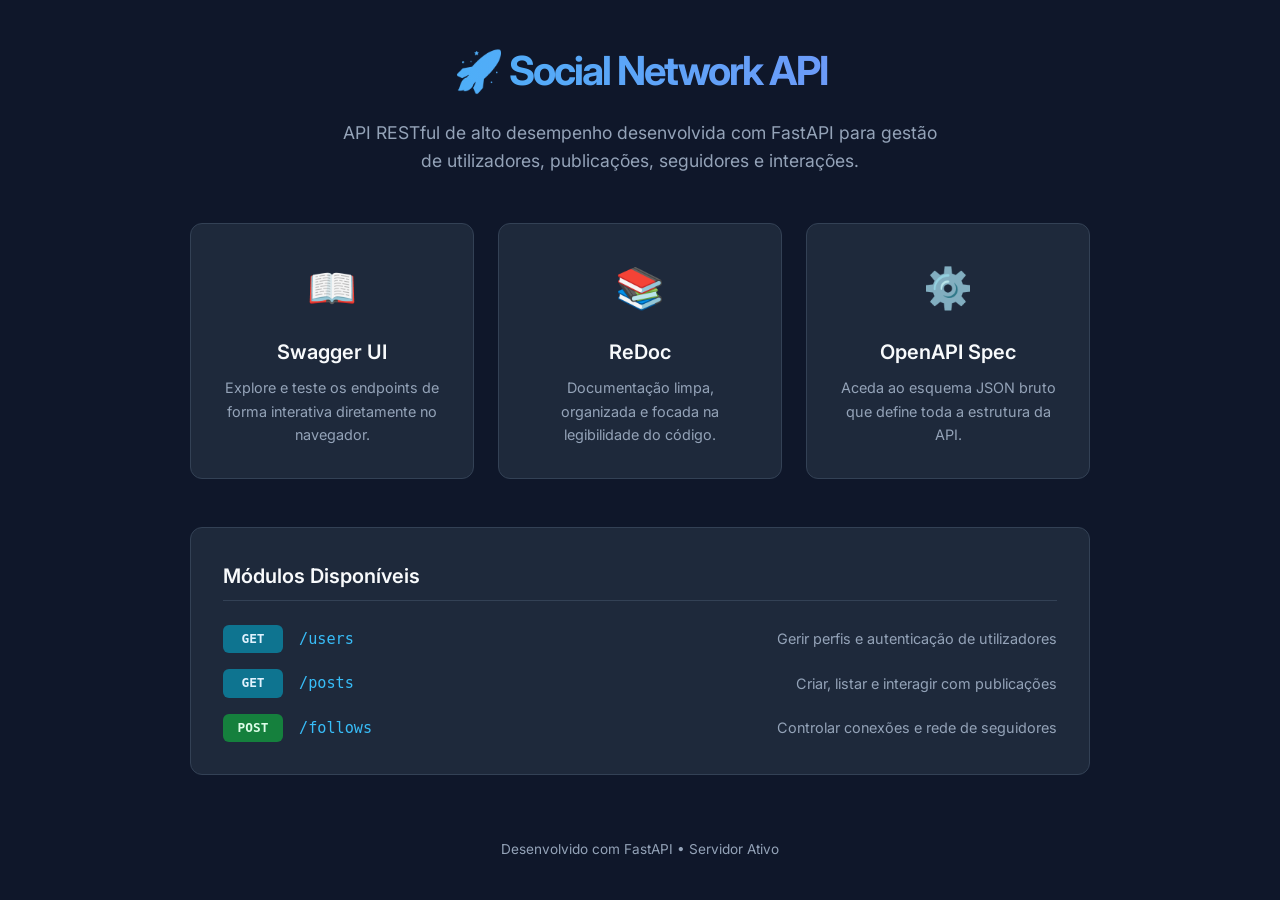
<file: app/templates/index.html>
<!DOCTYPE html>
<html lang="pt-BR">
<head>
    <meta charset="UTF-8">
    <meta name="viewport" content="width=device-width, initial-scale=1.0">
    <title>Social Network API - Dashboard</title>
    <link href="https://fonts.googleapis.com/css2?family=Inter:wght@300;400;500;600;700&display=swap" rel="stylesheet">
    <style>
        :root {
            --bg-color: #0f172a;
            --card-bg: #1e293b;
            --text-main: #f8fafc;
            --text-muted: #94a3b8;
            --accent-primary: #38bdf8;
            --accent-hover: #0ea5e9;
            --border-color: #334155;
        }

        * {
            box-sizing: border-box;
            margin: 0;
            padding: 0;
        }

        body {
            font-family: 'Inter', sans-serif;
            background-color: var(--bg-color);
            color: var(--text-main);
            line-height: 1.6;
            display: flex;
            flex-direction: column;
            align-items: center;
            justify-content: center;
            min-height: 100vh;
            padding: 2rem;
        }

        .container {
            max-width: 900px;
            width: 100%;
            text-align: center;
        }

        header h1 {
            font-size: 2.5rem;
            font-weight: 700;
            letter-spacing: -0.05em;
            margin-bottom: 1rem;
            background: linear-gradient(to right, #38bdf8, #818cf8);
            -webkit-background-clip: text;
            -webkit-text-fill-color: transparent;
        }

        header p {
            color: var(--text-muted);
            font-size: 1.1rem;
            max-width: 600px;
            margin: 0 auto 3rem auto;
        }

        /* Grid de Documentação */
        .docs-grid {
            display: grid;
            grid-template-columns: repeat(auto-fit, minmax(250px, 1fr));
            gap: 1.5rem;
            margin-bottom: 3rem;
        }

        .doc-card {
            background-color: var(--card-bg);
            border: 1px solid var(--border-color);
            border-radius: 12px;
            padding: 2rem;
            text-decoration: none;
            color: var(--text-main);
            transition: all 0.2s ease-in-out;
            display: flex;
            flex-direction: column;
            align-items: center;
        }

        .doc-card:hover {
            transform: translateY(-4px);
            border-color: var(--accent-primary);
            box-shadow: 0 10px 25px -5px rgba(56, 189, 248, 0.1);
        }

        .doc-card .icon {
            font-size: 2.5rem;
            margin-bottom: 1rem;
        }

        .doc-card h3 {
            font-size: 1.25rem;
            font-weight: 600;
            margin-bottom: 0.5rem;
        }

        .doc-card p {
            font-size: 0.9rem;
            color: var(--text-muted);
        }

        /* Seção das Rotas da API */
        .endpoints-section {
            background-color: var(--card-bg);
            border: 1px solid var(--border-color);
            border-radius: 12px;
            padding: 2rem;
            text-align: left;
        }

        .endpoints-section h2 {
            font-size: 1.25rem;
            font-weight: 600;
            margin-bottom: 1.5rem;
            border-bottom: 1px solid var(--border-color);
            padding-bottom: 0.5rem;
        }

        .endpoint-row {
            display: flex;
            align-items: center;
            gap: 1rem;
            margin-bottom: 1rem;
            font-family: monospace;
            font-size: 0.95rem;
        }

        .endpoint-row:last-child {
            margin-bottom: 0;
        }

        .badge {
            padding: 0.25rem 0.5rem;
            border-radius: 6px;
            font-weight: bold;
            font-size: 0.8rem;
            min-width: 60px;
            text-align: center;
        }

        .badge.get { background-color: #0e7490; color: #e0f2fe; }
        .badge.post { background-color: #15803d; color: #dcfce7; }
        
        .path {
            color: var(--accent-primary);
        }

        .desc {
            color: var(--text-muted);
            margin-left: auto;
            font-family: 'Inter', sans-serif;
            font-size: 0.9rem;
        }

        footer {
            margin-top: 4rem;
            font-size: 0.85rem;
            color: var(--text-muted);
        }
    </style>
</head>
<body>

    <div class="container">
        <header>
            <h1>🚀 Social Network API</h1>
            <p>API RESTful de alto desempenho desenvolvida com FastAPI para gestão de utilizadores, publicações, seguidores e interações.</p>
        </header>

        <div class="docs-grid">
            <a href="/docs" class="doc-card">
                <div class="icon">📖</div>
                <h3>Swagger UI</h3>
                <p>Explore e teste os endpoints de forma interativa diretamente no navegador.</p>
            </a>

            <a href="/redoc" class="doc-card">
                <div class="icon">📚</div>
                <h3>ReDoc</h3>
                <p>Documentação limpa, organizada e focada na legibilidade do código.</p>
            </a>

            <a href="/openapi.json" class="doc-card">
                <div class="icon">⚙️</div>
                <h3>OpenAPI Spec</h3>
                <p>Aceda ao esquema JSON bruto que define toda a estrutura da API.</p>
            </a>
        </div>

        <div class="endpoints-section">
            <h2>Módulos Disponíveis</h2>
            
            <div class="endpoint-row">
                <span class="badge get">GET</span>
                <span class="path">/users</span>
                <span class="desc">Gerir perfis e autenticação de utilizadores</span>
            </div>

            <div class="endpoint-row">
                <span class="badge get">GET</span>
                <span class="path">/posts</span>
                <span class="desc">Criar, listar e interagir com publicações</span>
            </div>

            <div class="endpoint-row">
                <span class="badge post">POST</span>
                <span class="path">/follows</span>
                <span class="desc">Controlar conexões e rede de seguidores</span>
            </div>
        </div>

        <footer>
            Desenvolvido com FastAPI • Servidor Ativo
        </footer>
    </div>

</body>
</html>
</file>
